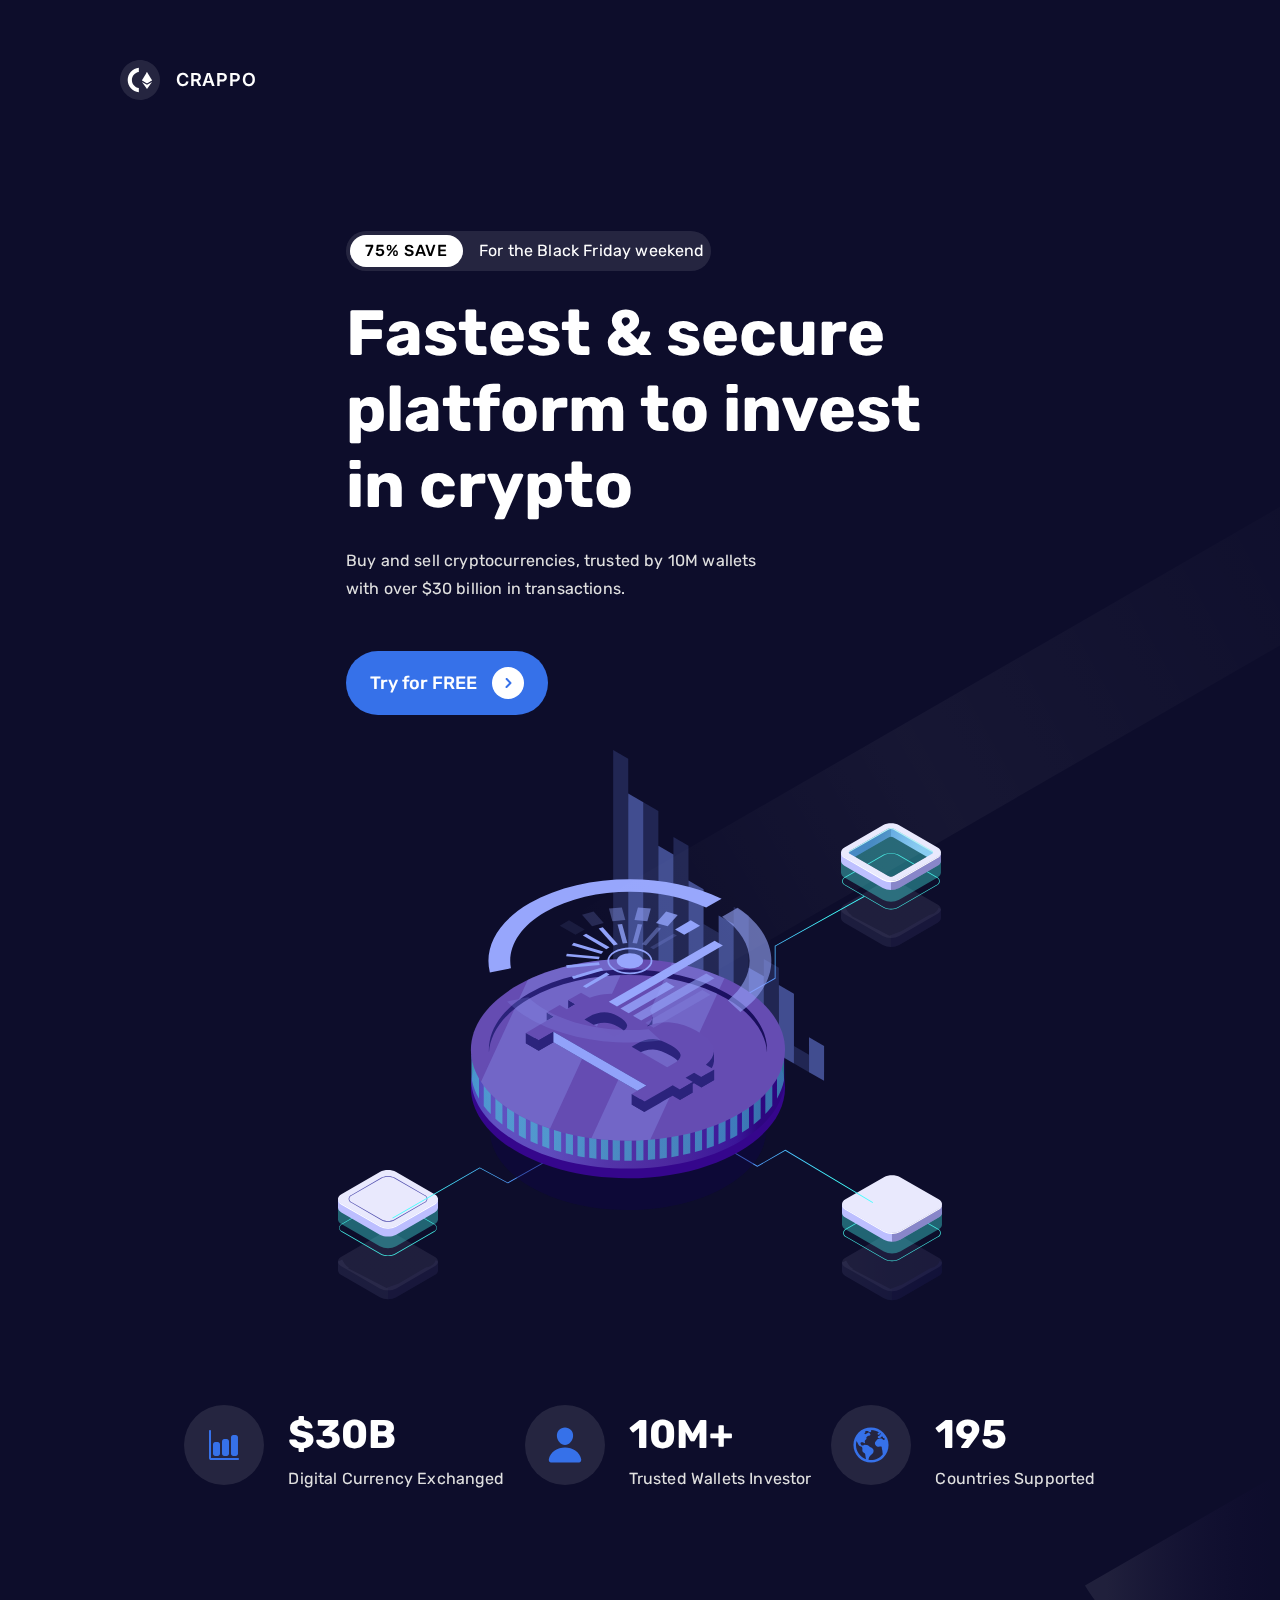
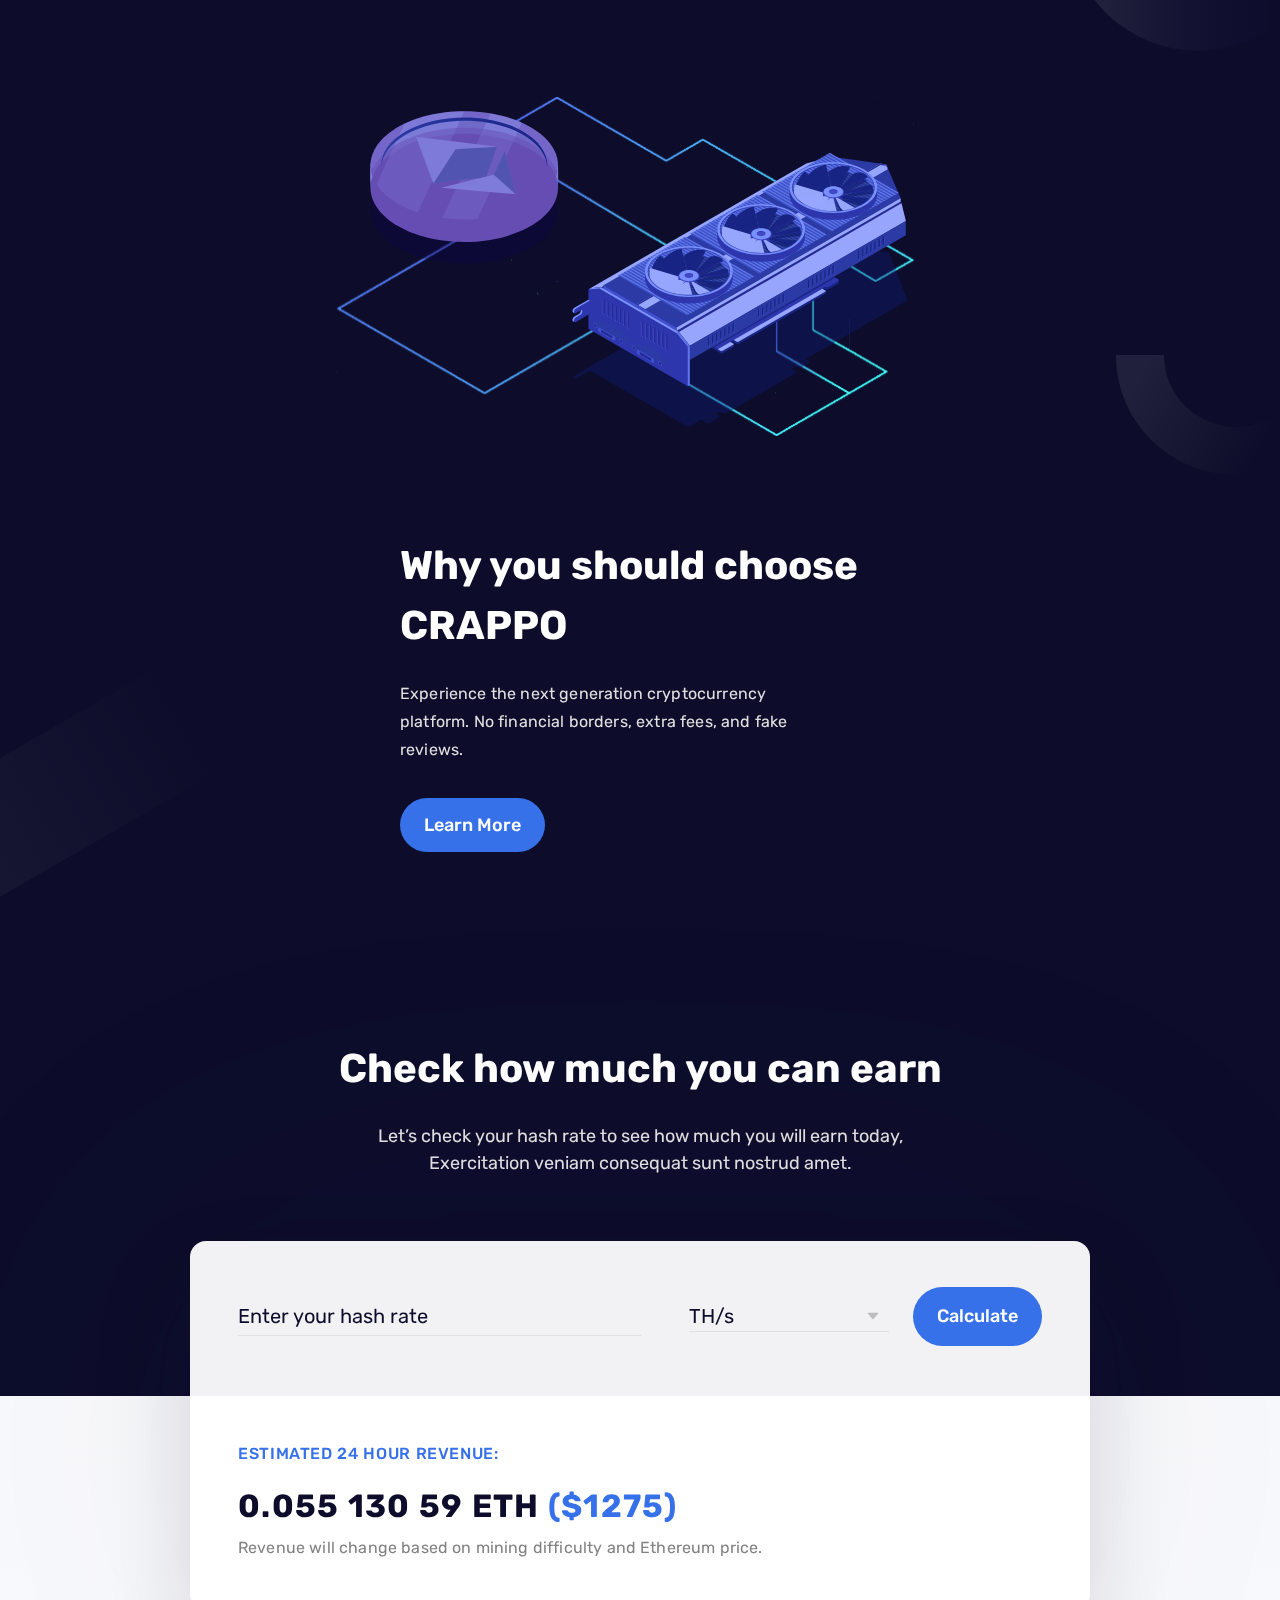
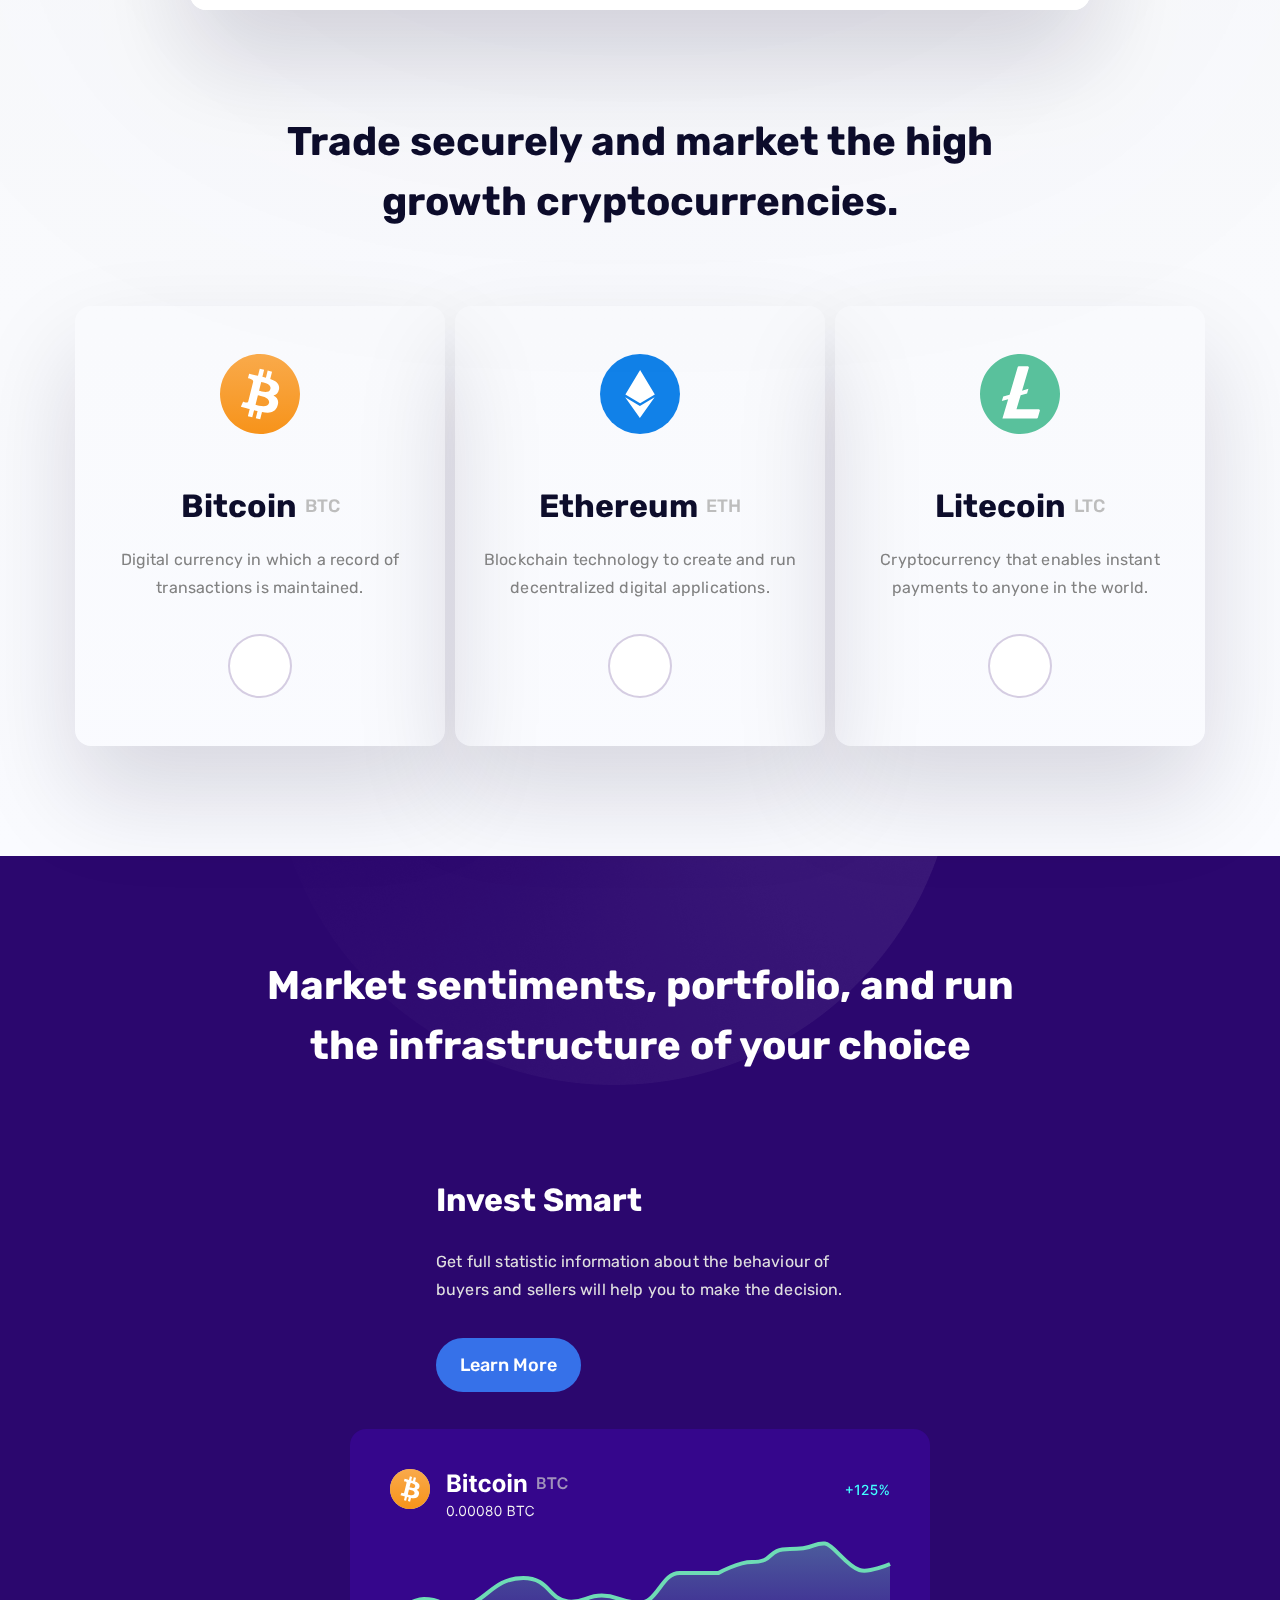
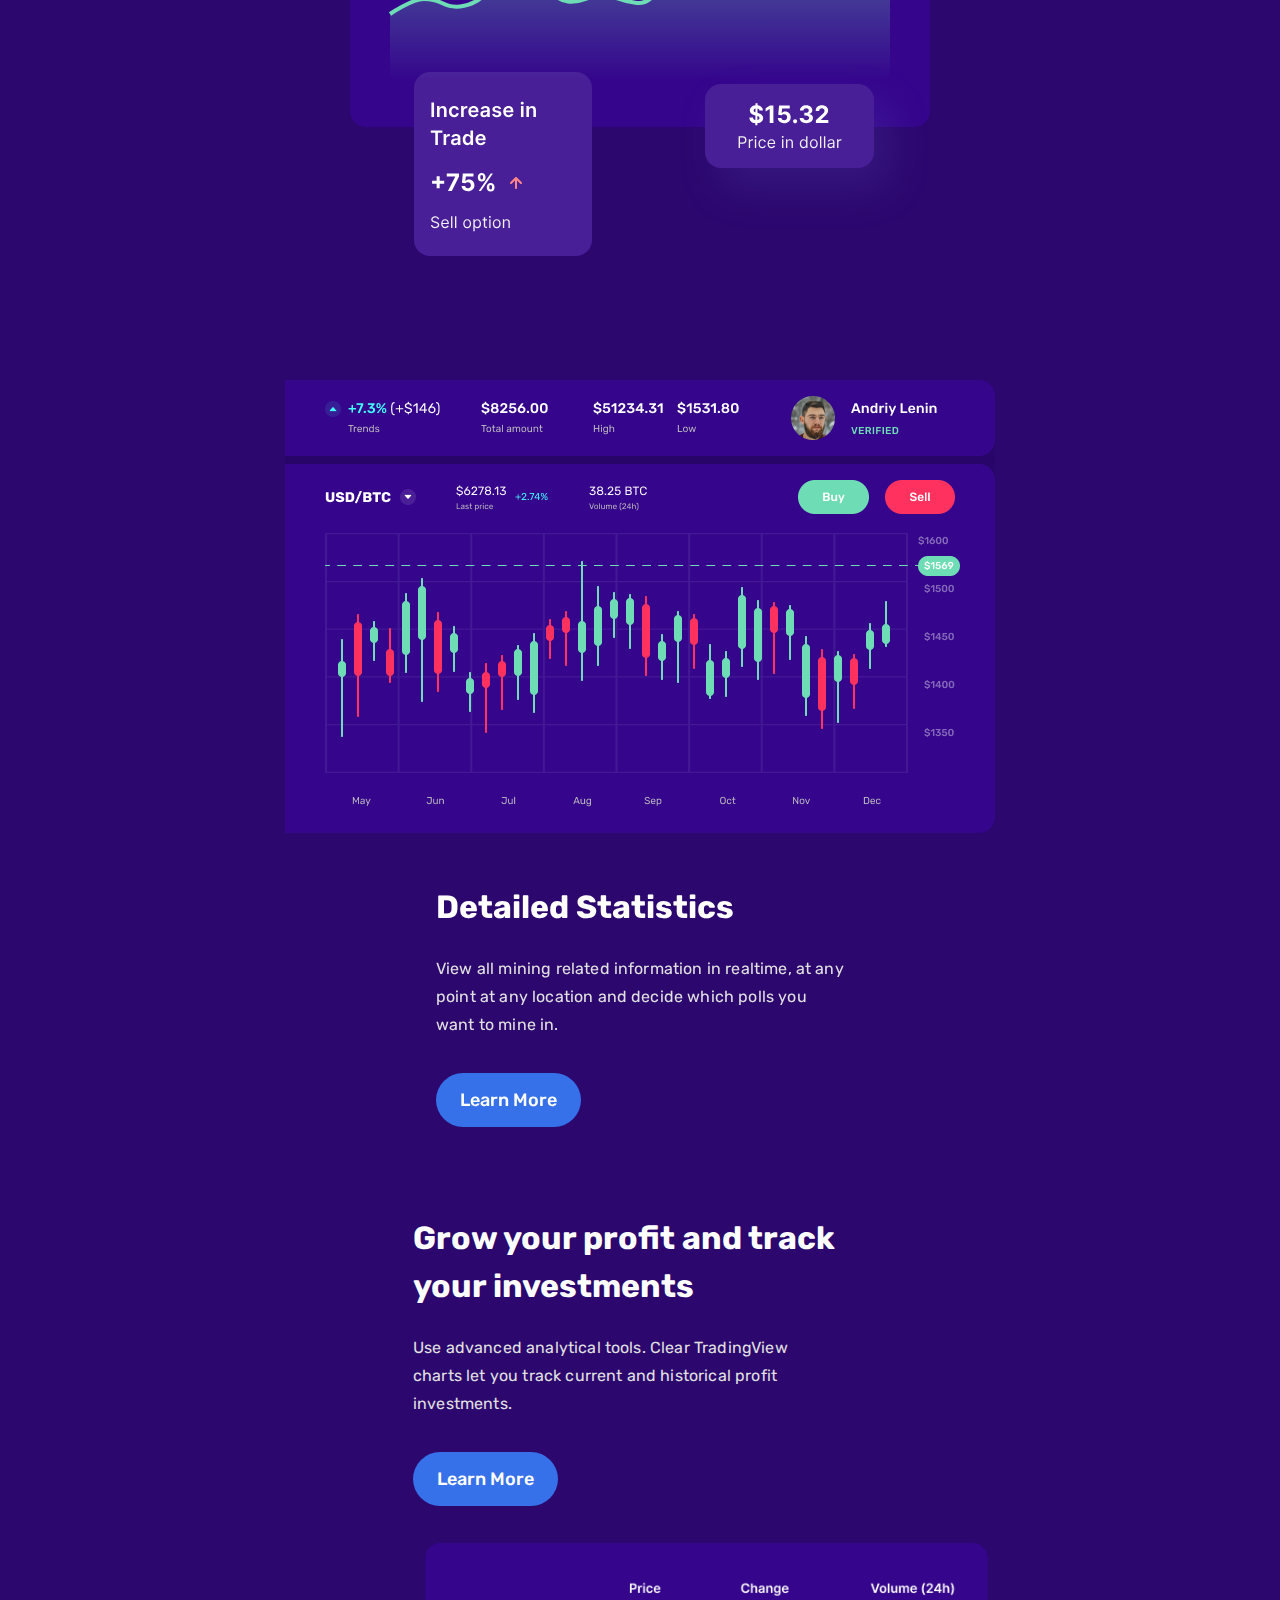
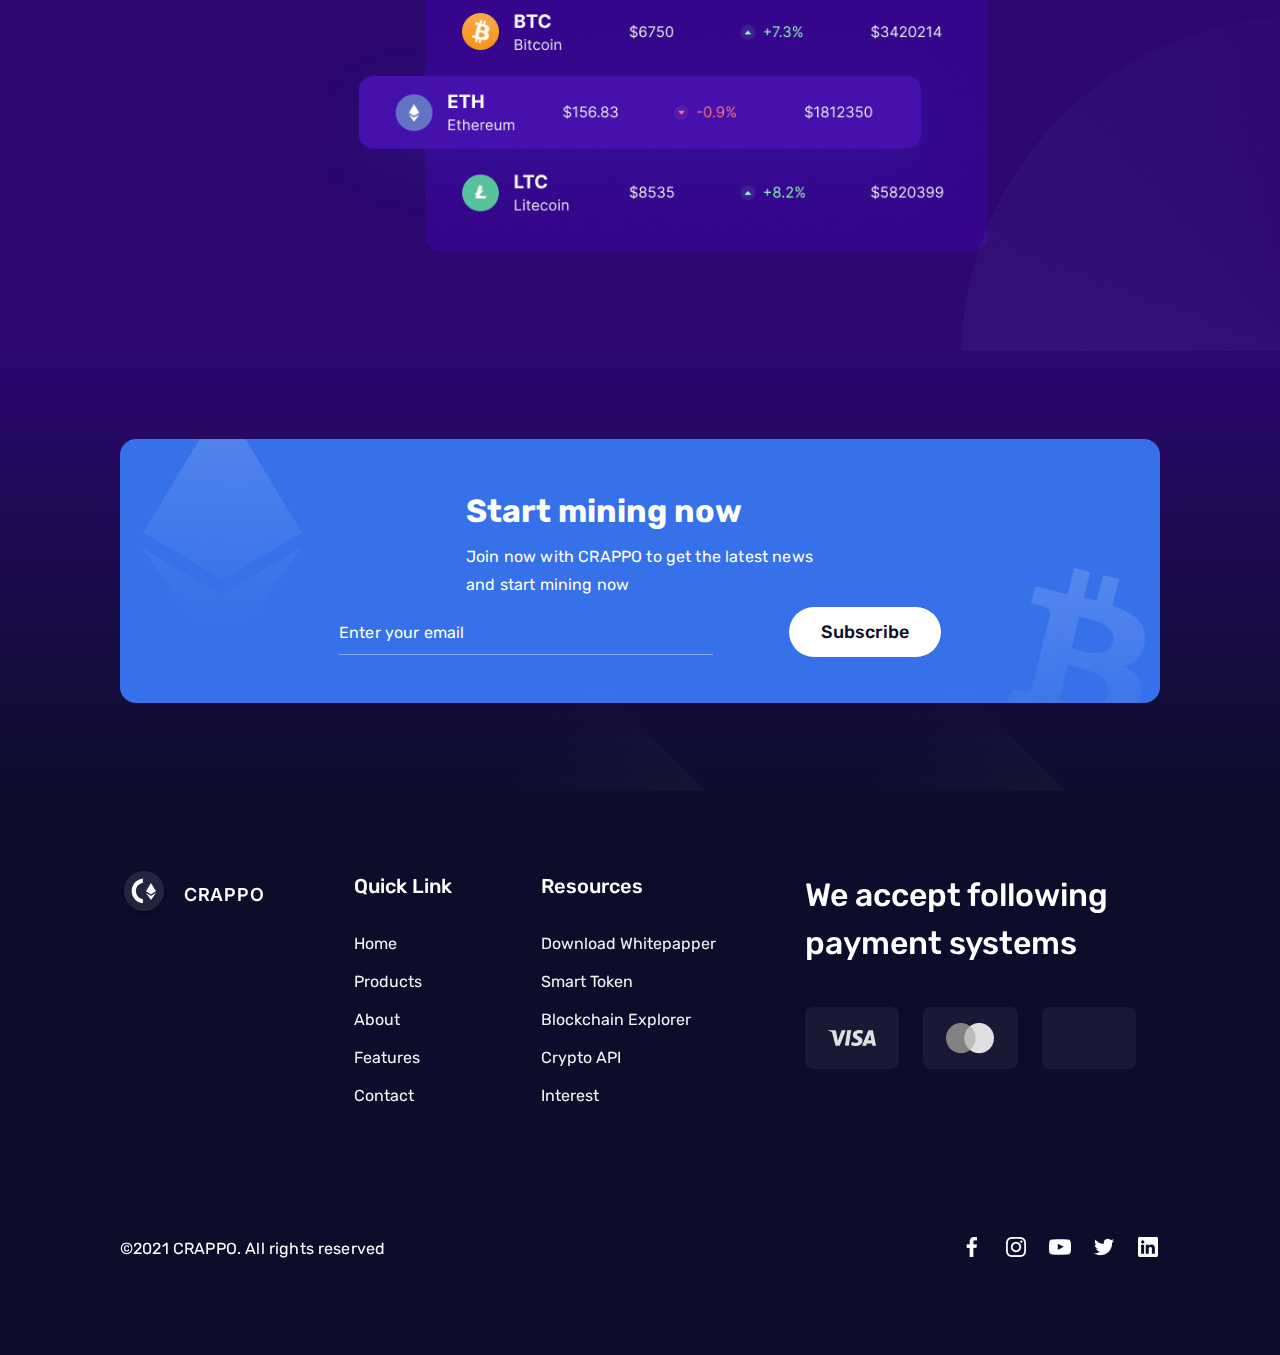
<file: Project3/index.html>
<!DOCTYPE html>
<html>
<head>
	<meta charset="utf-8">
	<meta name="viewport" content="width=device-width, initial-scale=1">
	<title>CRAPPO</title>
	<link rel="stylesheet" type="text/css" href="style.css">
	<link rel="stylesheet" href="https://pro.fontawesome.com/releases/v5.10.0/css/all.css" integrity="sha384-AYmEC3Yw5cVb3ZcuHtOA93w35dYTsvhLPVnYs9eStHfGJvOvKxVfELGroGkvsg+p" crossorigin="anonymous"/>
	<link rel="stylesheet" type="text/css" href="media.css">
</head>
<body>
	<div class="mobile_menu_wrapper">
		<div class="mobile_menu_inner">
			<div class="close_btn_wrapper" onclick="toggleMenu()">
				<i class="fab fa-xing"></i>
			</div>
			<ul class="mobile_menu_inner_content">
				<li>Products</li>
				<li>Features</li>
				<li>About</li>
				<li>Contact</li>
				<li>Login <div class="mobile_menu_decoration"></div><a class="register_mobile_btn">Register</a></li>
			</ul>
		</div>
	</div>
<header>
	<div class="header_container">
		<div class="header_container-logo">
			<img class="logo_img" src="img/Logo.svg">
			<p href="#" class="logo_text">CRAPPO</p>
		</div>
		<nav class="navigation">
			<ul class="navigation_inner">
				<li>Products</li>
				<li>Features</li>
				<li>About</li>
				<li>Contact</li>
				<li>Login</li>
			</ul>
			<div class="decor_line"></div>
			<a class="register_btn">
				Register
			</a>
		</nav>

		<div class="mobile_nav_btn" onclick="toggleMenu()">
			<i class="fas fa-bars"></i>
		</div>
	</div>
</header>

<section class="main_section">

	<div class="main_container">
		<div class="main_container-text_wrapper">
			<div class="main_container-save_wrapper">
				<div class="main_save_wrapper">
					75% SAVE
				</div>
				<p class="save_text">
					For the Black Friday weekend
				</p>
			</div>
			<h1 class="main_h1">Fastest & secure platform to invest in crypto</h1>
			<p class="main_p_text">
				Buy and sell cryptocurrencies, trusted by 10M wallets with over $30 billion in transactions.
			</p>
			<a class="main_try_for_free_btn">
				Try for FREE
				<img class="btn_img" src="img/Arrow Right.svg">
			</a>
		</div>
	 	<div class="main_container-img_wrapper">
	 		<img src="img/Illustration.svg">
	 	</div>
	</div>

<img class="decor_line_one" src="img/1_line.svg"></img>
<img class="decor_line_two" src="img/2_line.svg"></img>
</section>


<section class="choose_section">

	<div class="choose_container">
		

		<div class="choose_card_wrapper">
			<div class="choose_card">
				<div class="choose_card_decor">
					<img src="img/Bar Chart.svg">
				</div>
				<div class="choose_card_text_wrapper">
					<h2 class="card_title">
						$30B
					</h2>
					<p class="choose_card_text">
						Digital Currency Exchanged
					</p>
				</div>
			</div>

			<div class="choose_card">
				<div class="choose_card_decor">
					<img src="img/Person.svg">
				</div>
				<div class="choose_card_text_wrapper">
					<h2 class="card_title">
						10М+
					</h2>
					<p class="choose_card_text">
						Trusted Wallets Investor
					</p>
				</div>
			</div>

			<div class="choose_card">
				<div class="choose_card_decor">
					<img src="img/Earth.svg">
				</div>
				<div class="choose_card_text_wrapper">
					<h2 class="card_title">
						195
					</h2>
					<p class="choose_card_text">
						Countries Supported
					</p>
				</div>
			</div>
		</div>

		<div class="choose_inner_container">
			<img class="choose_inner_img" src="img/Illustrations.svg">
			</img>
			<div class="choose_inner_text_wrapper">
				<h2 class="choose_inner_h2">
					Why you should choose CRAPPO
				</h2>
				<p class="choose_inner_p">
					Experience the next generation cryptocurrency platform. No financial borders, extra fees, and fake reviews.
				</p>
				<a class="learn_more_btn">
					Learn More
				</a>
			</div>
		</div>

	</div>
	<img class="choose_decor_circle" src="img/D.svg">
		
	</img>

	<img class="choose_decor_circle_two" src="img/u.svg">
		
	</img>

	<img class="choose_decor_line_two" src="img/3_line.svg">
		
	</img>
	<img class="choose_decor_line_one" src="img/1_line.svg"></img>
</section>


<section class="check_section">
	<div class="check_container">
		<div class="check_text_wrapper">
			<h2>Check how much you can earn</h2>
			<p>Let’s check your hash rate to see how much you will earn today, <br> Exercitation veniam consequat sunt nostrud amet.</p>
		</div>


		<div class="check_enter_wrapper">
			<div class="check_enter_one_inner">
				<input class="input_enter_hash" type="text" placeholder="Enter your hash rate">
				<select>
  					<option selected>TH/s</option>
  					<option>BTS/s</option>
				</select>
				<a class="check_calc_btn">Calculate</a>
			</div>

			<div class="check_enter_two_inner">
				<h3>
					ESTIMATED 24 HOUR REVENUE:
				</h3>
				<h2>0.055 130 59 ETH <span>($1275)</span></h2>
				<p>Revenue will change based on mining difficulty and Ethereum price.</p>
			</div>
		</div>

	</div>
</section>


<section class="trade_section">
	<div class="trade_container">
		<div class="trade_inner_wrapper">
			<h3 class="trade_inner_h3">
				Trade securely and market the high growth cryptocurrencies.
			</h3>
			<div class="trade_card_wrapper">
				<div class="trade_card one">
					<img class="trade_card_icon" width="80px" src="img/logos_bitcoin.svg"></img>
					<h2 class="trade_card_title">Bitcoin<span>BTC</span>
					</h2>
					<p class="trade_card_text">
						Digital currency in which a record of transactions is maintained.
					</p>

					<div class="trade_btn_wrapper">
						<a class="trade_btn_text">
							Start mining
						</a>
						<div class="trade_btn">
							<i class="fas fa-chevron-right"></i>
						</div>
					</div>
				</div>

				<div class="trade_card">
					<img class="trade_card_icon" width="80px" src="img/Ethereum.svg"></img>
					<h2 class="trade_card_title">Ethereum<span>ETH</span>
					</h2>
					<p class="trade_card_text">
						Blockchain technology to create and run decentralized digital applications.
					</p>
					<div class="trade_btn_wrapper">
						<a class="trade_btn_text">
							Start mining
						</a>
						<div class="trade_btn">
							<i class="fas fa-chevron-right"></i>
						</div>
					</div>
					
				</div>

				<div class="trade_card tree">
					<img class="trade_card_icon" width="80px" src="img/litecoin.svg"></img>
					<h2 class="trade_card_title">Litecoin<span>LTC</span>
					</h2>
					<p class="trade_card_text">
						Cryptocurrency that enables instant payments to anyone in the world.
					</p>

					<div class="trade_btn_wrapper">
						<a class="trade_btn_text">
							Start mining
						</a>
						<div class="trade_btn">
							<i class="fas fa-chevron-right"></i>
						</div>
					</div>
				</div>


			</div>
		</div>
	</div>
</section>


<section class="market_section">
	<div class="market_container">
		<h2 class="market_h2">
			Market sentiments, portfolio, and run the infrastructure of your choice
		</h2>
		<div class="market_content_inner">
			<div class="market_content_one_card">
				<h2 class="market_card_one_h2">
					Invest Smart
				</h2>
				<p class="market_card_one_p">
					Get full statistic information about the behaviour of buyers and sellers will help you to make the decision. 
				</p>
				<a class="market_btn">
					Learn More
				</a>
			</div>

			<div class="market_content_two_card">
				<img class="market_one_img" src="img/Chart.svg">
			</div>

		</div>
		<img class="market_decoration_one" src="img/o.png">
			
		</img>
	</div>
</section>



<section class="markter_two_section">
	<div class="market_two_cpntainer">
		<img class="market_two_img" src="img/Statistic.png"></img>
		<div class="matket_two_text_wrapper">
			<h2 class="market_two_title">
				Detailed Statistics
			</h2>			
			<p class="market_two_text">
				View all mining related information in realtime, at any point at any location and decide which polls you want to mine in.
			</p>
			<a class="market_btn">
					Learn More
			</a>
		</div>
	</div>
</section>

<section class="market_tree_section">
	<div class="market_tree_container">
		<div class="matket_tree_text_wrapper">
			<h2 class="market_tree_title">
				Grow your profit and track your investments
			</h2>

			<p class="market_tree_text">
				Use advanced analytical tools. Clear TradingView charts let you track current and historical profit investments.
			</p>

			<a class="market_btn">
					Learn More
			</a>

		</div>
		<img class="market_tree_img" src="img/Table.png"></img>
	</div>

	<img class="market_tree_decoration" src="img/o1.png">
		
	</img>
</section>

<section class="start_section">
	
	<div class="start_container">
		<div class="start_inner">
			<div class="start_text_wrapper">
				<h2 class="start_title">
					Start mining now
				</h2>
				<p class="start_text">
					Join now with CRAPPO to get the latest news and start mining now
				</p>
			</div>

			<div class="start_content_wrapper">
				<input type="text" placeholder="Enter your email">
				<a class="sub_btn">Subscribe</a>
			</div>

			<img class="start_inner_decoration_one" src="img/eth.png">
				
			</img>

			<img class="start_inner_decoration_two" src="img/btc.png">
				
			</img>

		</div>

		<img class="start_container_decoration_one" src="img/line_4.png"></img>
		<img class="start_container_decoration_two" src="img/line_4.png"></img>

	</div>

</section>


<footer>
	<div class="footer_container">
		<div class="footer_inner">
			<div class="footer_inner_logo_wrapper">
				<img class="footer_logo" src="img/Logo.png"></img>
				<a class="logo_text">CRAPPO</a>
			</div>

			<div class="footer_quick_link">
				<h3 class="footer_quick_title">Quick Link</h3>
				<ul class="footer_quick_list">
					<li>Home</li>
					<li>Products</li>
					<li>About</li>
					<li>Features</li>
					<li>Contact</li>
				</ul>
			</div>

			<div class="footer_resourses_wrapper">
				<h3 class="footer_resourses_title">Resources</h3>
				<ul class="footer_resourses_list">
					<li>Download Whitepapper</li>
					<li>Smart Token</li>
					<li>Blockchain Explorer</li>
					<li>Crypto API</li>
					<li>Interest</li>
				</ul>
			</div>

			<div class="footer_accept_wrapper">
				<h2 class="footer_accept_title">
					We accept following payment systems
				</h2>
				<div class="footer_accept_list">
					<div class="fotter_accept_card"><img src="img/bx_bxl-visa.png"></div>
					<div class="fotter_accept_card"><img src="img/master.png"></div>
					<div class="fotter_accept_card"><i class="fab fa-bitcoin"></i></div>
				</div>
			</div>
		</div>	


		<div class="footer_inner_two">
			<p class="footer_inner_two_text">
				©2021 CRAPPO. All rights reserved
			</p>
			<ul class="footer_inner_two_nav">
				<li><img src="img/facebook-f 1.png"></li>
				<li><img src="img/instagram 1.png"></li>
				<li><img src="img/youtube 1.png"></li>
				<li><img src="img/twitter 1.png"></li>
				<li><img src="img/linkedin 1.png"></li>
			</ul>
		</div>

	</div>
</footer>

</body>

<script type="text/javascript" src="script.js"></script>
</html>
</file>
<file: Project3/style.css>
@import url('https://fonts.googleapis.com/css2?family=Inter:wght@200;400;900&display=swap');
@import url('https://fonts.googleapis.com/css2?family=Inter:wght@200;400;900&family=Rubik&display=swap');
*
{
	padding: 0;
	margin: 0;
	box-sizing: border-box;
}
header
{
	background: #0D0D2B;
	padding-top: 60px;
	padding-left: 120px;
	padding-right: 120px;
}
.header_container
{
	margin: 0 auto;
	width: 100%;
	max-width: 1440px;
	display: flex;
	justify-content: space-between;

}
.header_container-logo
{
	display: flex;
	align-content: center;
}
.logo_text
{
	margin-left: 16px;
	text-decoration: none;
	font-family: Inter;
	font-style: normal;
	font-weight: 600;
	font-size: 18px;
	letter-spacing: 0.04em;
	color: #FFFFFF;
	display: flex;
	align-items: center;
}
.navigation
{
    display: flex;
    align-items: center;
}
.navigation_inner
{
	display: flex;
	list-style: none;
	font-family: Rubik;
	font-style: normal;
	font-weight: normal;
	font-size: 16px;
	line-height: 28px;
	letter-spacing: 0.01em;
	color: #FFFFFF;
}
.navigation_inner li
{
	margin-right: 32px;
	cursor: pointer;
}
.choose_section
{
	overflow: hidden;
	position: relative;
	background: #0D0D2B;
	padding-top: 100px;
	padding-left: 120px;
	padding-right: 120px;
}
.main_section
{
	overflow: hidden;
	position: relative;
	background: #0D0D2B;
	padding-top: 131px;
	padding-left: 120px;
	padding-bottom: 139px;
	padding-right: 120px;
}
.main_container
{
	margin: 0 auto;
	max-width: 1440px;
	width: 100%;
	display: flex;
	justify-content: space-between;
	align-items: center;
}
.main_h1
{
	width: 100%;
	max-width: 588px;
	font-family: Rubik;
	font-style: normal;
	font-weight: bold;
	font-size: 64px;
	line-height: 76px;
	color: #FFFFFF;
	margin-bottom: 24px;
}
.main_p_text
{
	width: 100%;
	max-width: 435px;
	font-family: Rubik;
	font-style: normal;
	font-weight: normal;
	font-size: 16px;
	line-height: 28px;
	letter-spacing: 0.01em;
	color: #E0E0E0;
	margin-bottom: 48px;
}


.main_try_for_free_btn
{
	justify-content: space-between;
	max-width: 202px;
	display: flex;
	align-items: center;
	cursor: pointer;
	padding-top: 16px;
	padding-bottom: 16px;
	padding-left: 24px;
	padding-right: 24px;
	border-radius: 99em;
	font-family: Rubik;
	font-style: normal;
	font-weight: 500;
	font-size: 18px;
	line-height: 150%;
	text-align: center;
	color: #FFFFFF;
	background: #3671E9;

}

.main_container-save_wrapper
{
	display: flex;
	align-items: center;
	width: 100%;
	max-width: 365px;
	margin-bottom: 24px;
	background: rgba(255, 255, 255, 0.1);
	border-radius: 99em;
	padding-top: 4px;
	padding-bottom: 4px;
	padding-left: 4px
}
.main_save_wrapper
{

	display: flex;
	align-items: center;
	justify-content: center;
	width: 113px;
	height: 32px;
	font-family: Rubik;
	font-style: normal;
	font-weight: 500;
	font-size: 16px;
	line-height: 150%;
	letter-spacing: 0.04em;
	text-transform: uppercase;
	background: #fff;
	border-radius: 99em;
}
.save_text
{
	font-family: Rubik;
	font-style: normal;
	font-weight: normal;
	font-size: 16px;
	line-height: 28px;	
	letter-spacing: 0.01em;
	color: #FFFFFF;
	margin-left: 16px;
}
.decor_line
{
	width: 1px;
	height: 24px;
	background: #F2F2F2;
	opacity: 0.3;
	margin-right: 24px;
}
.register_btn
{
	cursor: pointer;
	font-family: Rubik;
	font-style: normal;
	font-weight: 500;
	font-size: 16px;
	line-height: 150%;
	text-align: center;
	color: #FFFFFF;
	padding: 14px 32px;
	background: #3671E9;
	border-radius: 99em;

}

.decor_line_one
{
	position: absolute;
	top: 323px;
	left: 561px;
}
.decor_line_two
{
	position: absolute;
	top: 470px;
	left: 1090px;
}

.choose_card_decor
{
	width: 80px;
	height: 80px;
	border-radius: 50%;
	background: rgba(255, 255, 255, 0.1);
	display: flex;
	align-items: center;
	justify-content: center;
}

.choose_card_wrapper
{
	display: flex;
	justify-content: space-between;
	margin-bottom: 100px;
}
.choose_card_text_wrapper
{
	margin-left: 24px;
}
.choose_container
{
	width: 100%;
	max-width: 1440px;
	margin: 0 auto;
}
.choose_card
{
	display: flex;
}
.card_title
{
	font-family: Rubik;
	font-style: normal;
	font-weight: bold;
	font-size: 40px;
	line-height: 150%;
	color: #FFFFFF;
}
.choose_inner_container
{
	display: flex;
	justify-content: space-between;
	align-items: center;
	margin-bottom: 100px;
}
.choose_card_text
{
	font-family: Rubik;
	font-style: normal;
	font-weight: normal;
	font-size: 16px;
	line-height: 28px;
	letter-spacing: 0.01em;
	color: #E0E0E0;
}
.choose_decor_line_one
{
	position: absolute;
	
    top: -535px;
    left: 559px;

}

.choose_inner_h2
{
	width: 100%;
	max-width: 480px;
	font-family: Rubik;
	font-style: normal;
	font-weight: bold;
	font-size: 40px;
	line-height: 150%;
	margin-bottom: 24px;
	color: #FFFFFF;
}
.choose_inner_p
{
	width: 100%;
	max-width: 408px;
	font-family: Rubik;
	font-style: normal;
	font-weight: normal;
	font-size: 16px;
	line-height: 28px;
	letter-spacing: 0.01em;
	color: #E0E0E0;
	margin-bottom: 48px;
}
.learn_more_btn
{
	font-family: Rubik;
	font-style: normal;
	font-weight: 500;
	font-size: 18px;
	line-height: 150%;
	text-align: center;
	color: #FFFFFF;
	padding: 16px 24px;
	background: #3671E9;
	border-radius: 99em;
	cursor: pointer;
}

.choose_decor_circle
{
	position: absolute;
	top: 100px;
	right: 10px;
}

.choose_decor_circle_two
{
	position: absolute;
	top: 600px;
	right: 10px;
}

.choose_decor_line_two
{
	position: absolute;
	bottom: 0;
	left: 0;
}
.check_section
{
	background: #0D0D2B;
}
.check_container
{
	margin: 0 auto;
	display: flex;
	justify-content: center;
	width: 100%;
	max-width: 1440px;
	padding-top: 100px;
	padding-bottom: 219px;
	position: relative;
}

.check_text_wrapper
{
	text-align: center;
}
.check_text_wrapper h2
{
	font-family: Rubik;
	font-style: normal;
	font-weight: bold;
	font-size: 40px;
	line-height: 150%;
	text-align: center;
	color: #FFFFFF;
	margin-bottom: 24px;
}
.check_text_wrapper p
{
	font-family: Rubik;
	font-style: normal;
	font-weight: normal;
	font-size: 18px;
	line-height: 150%;
	text-align: center;
	color: #E0E0E0;
}


.check_enter_wrapper
{
	position: absolute;
	top: 302px;
	left: 50%;
	transform: translateX(-50%);
	padding-top: 46px;
	padding-left: 48px;
	padding-right: 48px;
	filter: drop-shadow(0px 20px 200px rgba(57, 23, 119, 0.05));
	box-shadow: rgba(17, 12, 46, 0.15) 0px 48px 100px 0px;
	border-radius: 16px;
	background: rgba(255,255,255,0.95);
	padding-bottom: 48px;
}

.input_enter_hash::placeholder
{
	color: #0D0D2B;
}

.input_enter_hash
{
	background: none;
	outline: none;
	border: none;
	border-bottom: 1px solid #E0E0E0;
	font-family: Rubik;
	font-style: normal;
	font-weight: normal;
	font-size: 20px;
	line-height: 150%;
	color: #0D0D2B;
	width: 403px;
	margin-right: 48px;
	height: 38px;

}
.check_enter_one_inner
{
	display: flex;
	padding-bottom: 48px;
	align-items: center;
}
.check_enter_one_inner select
{
	-webkit-appearance: none;
  -moz-appearance: none;
  appearance: none;
	outline: none;
	border: none;
	border-bottom: 1px solid #E0E0E0;
	font-family: Rubik;
	font-style: normal;
	font-weight: normal;
	font-size: 20px;
	line-height: 150%;
	color: #0D0D2B;
	margin-right: 24px;
	width: 200px;
  	background: url("img/Vector.svg") transparent no-repeat calc(100% - 10px) !important; /* Better placement regardless of input width */

}



.check_calc_btn
{
	padding: 16px 24px;
	font-family: Rubik;
	font-style: normal;
	font-weight: 500;
	font-size: 18px;
	line-height: 150%;
	text-align: center;
	color: #FFFFFF;
	background: #3671E9;
	border-radius: 99em;
	cursor: pointer;
}
.check_enter_two_inner
{
	
	padding-top: 48px;
	padding-top: 48px;
	border-bottom: 48px;
}

.check_enter_two_inner h3
{
	font-family: Rubik;
	font-style: normal;
	font-weight: 500;
	font-size: 16px;
	line-height: 150%;
	letter-spacing: 0.04em;
	text-transform: uppercase;
	color: #3671E9;
	margin-bottom: 16px;

}

.check_enter_two_inner h2
{
	font-family: Rubik;
	font-style: normal;
	font-weight: bold;
	font-size: 32px;
	line-height: 150%;
	letter-spacing: 0.04em;
	color: #0D0D2B;
	margin-bottom: 4px;
}

.check_enter_two_inner h2 span
{
	color:  #3671E9;
}
.check_enter_two_inner p
{
	font-family: Rubik;
	font-style: normal;
	font-weight: normal;
	font-size: 16px;
	line-height: 28px;
	letter-spacing: 0.01em;
	color: #828282;
}
.trade_section
{
	background: linear-gradient(180deg, #F8F9FB 0%, #FAFBFF 100%);
}
.trade_container
{

	margin: 0 auto;
	max-width: 1440px;
	width: 100%;
	padding-top: 316px;
	display: flex;
	align-items: center;
	padding-bottom: 100px;
	justify-content: center;
}

.trade_inner_h3
{
	font-family: Rubik;
	font-style: normal;
	font-weight: bold;
	font-size: 40px;
	line-height: 150%;
	text-align: center;
	color: #0D0D2B;
	width: 100%;
	max-width: 741px;
	margin-bottom: 64px;
}
.trade_card_wrapper
{
	display: flex;
	justify-content: space-between;

}
.trade_card
{
	display: flex;
	align-items: center;
	flex-direction: column;
	box-shadow: rgba(17, 12, 46, 0.15) 0px 48px 100px 0px;
	border-radius: 16px;
	padding: 0 24px;
	transition: 1s;
}
.trade_card:hover .trade_card_text
{
	color: #fff;
}
.trade_card:hover .trade_card_title
{
	color: #fff;
}
.trade_btn_wrapper
{
	display: flex;
	align-items: center;
	justify-content: center;
	width: 64px;
	height: 64px;
	margin-bottom: 48px;
	transition: 0.3s;
}
.trade_card:hover .trade_btn_wrapper
{
	padding: 0 24px;
	justify-content: space-between;
	display: flex;
	width: 205px;
	background: #3671E9;
	border-radius: 99em;
}
.trade_card:hover .trade_btn_text
{
	display: block;
	
	animation-name: display_text;
    animation-duration: 1200ms;
    animation-timing-function: ease-in;
	

}

@keyframes display_text 
{
  0% {
   display: block;
  }
  1% {
    opacity: 0;
  },
  50%
  {
  	opacity: 0.2;
  }
  100% {
    opacity: 1;
  }
}

.trade_btn_text
{
	display: none;
	font-family: Rubik;
	font-style: normal;
	font-weight: 500;
	font-size: 18px;
	line-height: 150%;
	text-align: center;
	color: #FFFFFF;

}


.trade_card:hover .trade_btn
{
	/*transform: translateX(30px);*/
	width: 32px;
	height: 32px;
	background: #fff;
	border:  none;
	font-size: 14px;
}

.trade_card:hover
{
	background: #2B076E;
}
.trade_card_icon
{
	margin: 48px 0;

}

.trade_card_title
{
	font-family: Rubik;
	font-style: normal;
	font-weight: bold;
	font-size: 32px;
	line-height: 150%;
	text-align: center;
	color: #0D0D2B;
	margin-bottom: 16px;
	display: flex;
	align-items: center;
	transition: 1s;
}

.trade_card_title span
{
	font-family: Rubik;
	font-style: normal;
	font-weight: 500;
	font-size: 18px;
	line-height: 150%;
	
	text-align: center;
	color: #BDBDBD;
	margin-left: 8px;
}

.trade_card_text
{
	font-family: Rubik;
	font-style: normal;
	font-weight: normal;
	font-size: 16px;
	line-height: 28px;
	text-align: center;
	letter-spacing: 0.01em;
	color: #828282;
	max-width: 322px;
	width: 100%;
	padding-bottom: 32px;
	transition: 1s;
}

.trade_btn
{
	cursor: pointer;
	width: 64px;
	height: 64px;
	background: #fff;
	border-radius: 50%;
	border: 2px solid rgba(43, 7, 110, 0.2);
	display: flex;
	align-items: center;
	justify-content: center;
	color: #3671E9;
	font-size: 25px;
	transition: 1s;
}
.trade_inner_wrapper
{
	display: flex;
	align-items: center;
	flex-direction: column;
}
.trade_card.one
{
	margin-right: 45px;
}
.trade_card.tree
{
	margin-left: 45px;
}
.main_container-img_wrapper img
{
	width: 100%;
	max-width: 604px;
	height: auto;
	object-fit: cover;
}
.choose_inner_img
{
	width: 100%;
	max-width: 650px;
	height: auto;
	object-fit: cover;
}

.market_section
{
	background: #2B076E;
	padding-right: 120px;
	padding-left: 120px;
	overflow: hidden;
}
.market_container
{
	position: relative;
	margin: 0 auto;

	width: 100%;
	max-width: 1440px;
	padding-top: 100px;
	display: flex;
	align-items: center;
	flex-direction: column;	

	padding-bottom: 120px;
}

.market_h2
{
	max-width: 758px;
	width: 100%;
	font-family: Rubik;
	font-style: normal;
	font-weight: bold;
	font-size: 40px;
	line-height: 150%;
	text-align: center;
	color: #FFFFFF;
}
.market_content_inner
{
	display: flex;
	justify-content: space-between;
	margin-top: 100px;
	width: 100%;
	
}
.mobile_nav_btn
{
	display: none;
}
.market_card_one_h2
{
	font-family: Rubik;
	font-style: normal;
	font-weight: bold;
	font-size: 32px;
	line-height: 150%;
	color: #FFFFFF;
	margin-bottom: 24px;
}
.market_card_one_p
{
	max-width: 408px;
	width: 100%;
	font-family: Rubik;
	font-style: normal;
	font-weight: normal;
	font-size: 16px;
	line-height: 28px;	
	letter-spacing: 0.01em;
	color: #E0E0E0;
	margin-bottom: 48px;
}

.market_btn
{
	padding: 16px 24px;
	font-family: Rubik;
	font-style: normal;
	font-weight: 500;
	font-size: 18px;
	line-height: 150%;
	text-align: center;
	color: #FFFFFF;
	background: #3671E9;
	border-radius: 99em;
	cursor: pointer;
}
.market_decoration_one
{
	position: absolute;
	top: 0;
	left: 151px;
}

.markter_two_section
{
	background: #2B076E;
	padding-right: 120px;
    padding-left: 120px;
}
.market_two_cpntainer
{
	margin: 0 auto;
	max-width: 1440px;
	width: 100%;
	display: flex;
	justify-content: space-between;
	align-items: center;
}

.market_two_title
{
	font-family: Rubik;
	font-style: normal;
	font-weight: bold;
	font-size: 32px;
	line-height: 150%;
	color: #FFFFFF;
	margin-bottom: 24px;
}

.market_two_text
{
	font-family: Rubik;
	font-style: normal;
	font-weight: normal;
	font-size: 16px;
	line-height: 28px;
	letter-spacing: 0.01em;
	color: #E0E0E0;
	max-width: 408px;
	width: 100%;
	margin-bottom: 48px;
}

.market_tree_section
{
	background: #2B076E;
	padding-top: 120px;
	padding-bottom: 100px;
	position: relative;
	padding-right: 120px;
    padding-left: 120px;
}

.market_tree_container
{
	margin: 0 auto;
	max-width: 1440px;
	width: 100%;
	display: flex;
	justify-content: space-between;
	align-items: center;
}

.market_tree_title
{
	max-width: 454px;
	width: 100%;
	font-family: Rubik;
	font-style: normal;
	font-weight: bold;
	font-size: 32px;
	line-height: 150%;
	color: #FFFFFF;
	margin-bottom: 24px;
}

.market_tree_text
{
	font-family: Rubik;
	font-style: normal;
	font-weight: normal;
	font-size: 16px;
	line-height: 28px;
	letter-spacing: 0.01em;
	max-width: 408px;
	width: 100%;
	color: #E0E0E0;
	margin-bottom: 48px;
}

.market_tree_decoration
{
	position: absolute;
	bottom: 0;
	right: 0;

}

.start_section	
{
	background: linear-gradient(180deg, #2B076E 0%, #0D0D2B 100%);
	padding-top: 88px;
	padding-bottom: 88px;
	padding-right: 120px;
    padding-left: 120px;
    overflow: hidden;
}

.start_container
{
	margin: 0 auto;
	max-width: 1440px;
	width: 100%;
	position: relative;
	
}

.start_inner
{
	display: flex;
	justify-content: space-between;
	background: #3671E9;
	border-radius: 16px;
	padding: 48px;
	align-items: center;
}

.start_title
{
	font-family: Rubik;
	font-style: normal;
	font-weight: bold;
	font-size: 32px;
	line-height: 150%;
	color: #FFFFFF;
	max-width: 501px;
	width: 100%;
	margin-bottom: 8px;
}
.start_text
{
	font-family: Rubik;
	font-style: normal;
	font-weight: normal;
	font-size: 16px;
	line-height: 28px;
	letter-spacing: 0.01em;
	color: #FFFFFF;
	max-width: 348px;
	width: 100%;
}

.start_content_wrapper input
{
	width: 374px;
	outline: none;
	background: none;
	font-family: Rubik;
	font-style: normal;
	font-weight: normal;
	font-size: 16px;
	line-height: 28px;
	letter-spacing: 0.01em;
	color: #FFFFFF;
	border: none;
	border-bottom: 1px solid rgba(255, 255, 255, 0.4);
	padding-bottom: 7px;
	position: relative;
	z-index: 1;
}

.start_content_wrapper input::placeholder
{
	font-family: Rubik;
	font-style: normal;
	font-weight: normal;
	font-size: 16px;
	line-height: 28px;
	letter-spacing: 0.01em;
	color: #FFFFFF;

}
.start_inner
{
	position: relative;
}

.sub_btn
{
	position: relative;
	margin-left: 72px;
	padding: 14px 32px;
	font-family: Rubik;
	font-style: normal;
	font-weight: 500;
	font-size: 18px;
	line-height: 150%;
	text-align: center;
	color: #0D0D2B;
	border-radius: 99em;
	background: #fff;
	cursor: pointer;
	z-index: 1;
}

.start_inner_decoration_one
{
	position: absolute;
	left: 22px;
	top: 0;

}

.start_inner_decoration_two
{
	position: absolute;
	bottom: 0;
	z-index: 0;
	right: 15px;
}

.start_container_decoration_one
{
	position: absolute;
	left: 35px;
	bottom: -88px;
	z-index: 0;
}

.start_container_decoration_two
{
	position: absolute;
	left: 395px;
	bottom: -88px;

}

footer
{
	background: #0D0D2B;
}

.footer_container
{
	margin: 0 auto;
	max-width: 1440px;
	width: 100%;
	padding-top: 80px;
	padding-left: 120px;
	padding-right: 120px;

}

.footer_inner
{
	display: flex;
	width: 100%;
	justify-content: space-between;
	align-items: flex-start;
	padding-bottom: 120px;
}

.logo_text
{
	font-family: Inter;
	font-style: normal;
	font-weight: 600;
	font-size: 18px;
	line-height: 22px;
	letter-spacing: 0.04em;
	color: #FFFFFF;
	margin-left: 16px;
}
.footer_inner_logo_wrapper
{
	display: flex;
	align-items: center;
}

.footer_quick_title
{
	font-family: Rubik;
	font-style: normal;
	font-weight: 500;
	font-size: 20px;
	line-height: 150%;
	color: #FFFFFF;
	max-width: 200px;
	width: 100%;
	margin-bottom: 24px;
}

.footer_container ul
{
	list-style: none;
	max-width: 200px;
	width: 100%;
}

.footer_resourses_title
{
	font-family: Rubik;
	font-style: normal;
	font-weight: 500;
	font-size: 20px;
	line-height: 150%;
	color: #FFFFFF;
	max-width: 200px;
	width: 100%;
	margin-bottom: 24px;
}

.footer_container ul li
{
	
	font-family: Rubik;
	font-style: normal;
	font-weight: normal;
	font-size: 16px;
	line-height: 38px;
	color: #F2F2F2;
}

.footer_accept_title
{
	max-width: 355px;
	margin-bottom: 40px;
	font-family: Rubik;
	font-style: normal;
	font-weight: 500;
	font-size: 32px;
	line-height: 150%;
	color: #FFFFFF;
}

.footer_accept_list
{
	list-style: none;
	max-width: 355px;
	width: 100%;
	display: flex;

}

.fotter_accept_card
{
	width: 96px;
	height: 62px;
	background: rgba(255,255,255,0.05);
	border-radius: 8px;
	margin-right: 24px;
	display: flex;
	align-items: center;
	justify-content: center;
	font-size: 36px;
	color: rgba(255,255,255,0.7);

}

.footer_inner_two
{
	width: 100%;
	display: flex;
	justify-content: space-between;
	padding-bottom: 82px;
}

.footer_inner_two_text
{
	font-family: Rubik;
	font-style: normal;
	font-weight: normal;
	font-size: 16px;
	line-height: 28px;
	letter-spacing: 0.01em;
	color: #FFFFFF;

}

.footer_inner_two_nav
{
	max-width: 248px;
	width: 100%;
	display: flex;
	justify-content: space-between;
}

.market_two_img
{
	width: 100%;
	max-width: 710px;
	height: auto;
}

.market_tree_img
{
	width: 100%;
	max-width: 710px;
	height: auto;
}

.market_one_img
{
	width: 100%;
	max-width: 710px;
	height: auto;
}

.mobile_menu_wrapper
{
	display: none;
}
</file>
<file: Project3/media.css>
@media screen and (max-width: 1320px)
{
	.navigation
	{
		display: none;
	}
	.main_container 
	{
    	flex-direction: column;
		
	}
	.choose_decor_line_one
	{
		display: none;
	}
	.choose_inner_container
	{
		flex-direction: column;
	}
	.choose_card_wrapper
	{
		flex-wrap: wrap;
		align-items: center;
		justify-content: center;
		margin-bottom: 50px;
	}
	.choose_inner_img
	{
		margin-bottom: 100px;
	}
	.choose_card
	{
		margin-bottom: 20px;
		padding-left: 10px;
		padding-right: 10px;
	}
	.main_section
	{
		padding-bottom: 50px;
	}
	.choose_section
	{
		padding-top: 50px;
	}
	.trade_card_wrapper
	{
		flex-wrap: wrap;
		align-items: center;
		justify-content: center;
	}
	.trade_card
	{
		margin: 10px;
	}
	.trade_card.one
	{
		margin-right: 0px;
	}


	.trade_card.tree 
	{
	    margin-left: 0px;
	}
	.market_content_inner
	{
		flex-direction: column;
		align-items: center;
	}
	.market_content_one_card
	{
		margin-bottom: 50px;
	}

	.market_two_cpntainer
	{
		flex-direction: column;
		align-items: center;
	}
	.market_two_img
	{
		margin-bottom: 50px;
	}
	.matket_two_text_wrapper
	{
		margin-bottom: 50px;
	}
	.market_tree_container
	{
		flex-direction: column;
		align-items: center;
	}
	.matket_tree_text_wrapper
	{
		margin-bottom: 50px;
	}
	.start_inner
	{
		flex-direction: column;
	}
	.start_text_wrapper
	{
		margin-bottom: 20px;
	}
	.market_tree_section
	{
		padding-top: 50px;
	}

	.mobile_nav_btn
	{
		display: block;
		color: #fff;
		font-size: 36px;
		cursor: pointer;
	}

	.mobile_menu_wrapper
	{
		display: block;
		position: fixed;
		top: 0;
		left: 0;
		height: 0px;
		width: 100%;
		opacity: 0;
		z-index: -100;
		transition: 1s;
	}

	.mobile_menu_wrapper.active
	{
		visibility: visible;
		opacity: 1;
		position: fixed;
		width: 100%;
		height: 100vh;
		background: #0D0D2B;;
		top: 0;
		left: 0;
		z-index: 10;
		transition:0.5s;
		
	}

	.mobile_menu_inner
	{
		width: 100%;
		height: 100%;
		display: flex;
		align-items: center;
		justify-content: center;
	}
	.close_btn_wrapper
	{
		position: absolute;
		top: 50px;
		right: 50px;
		color: #fff;
		font-size: 36px;
		cursor: pointer;
	}
	.mobile_menu_inner_content
	{
		max-width: 500px;
		width: 100%;
		display: flex;
		flex-direction: column;
		list-style: none;
		color: #fff;
		font-family: Rubik;
		font-style: normal;
		font-weight: normal;
		font-size: 24px;
		line-height: 28px;
		letter-spacing: 0.01em;
		color: #FFFFFF;
		align-items: center;
	}
	.mobile_menu_inner_content li:last-child
	{
		display: flex;
		flex-direction: row;
		align-items: center;
	}
	.mobile_menu_inner_content li
	{
		cursor: pointer;
		margin-bottom: 30px;
	}

	.register_mobile_btn
	{
		padding: 16px 24px;
		border-radius: 99em;
		background: #3671E9;
		margin-left: 24px;
	}
	.mobile_menu_decoration
	{
		height: 24px;
		width: 1px;
		background: #F2F2F2;
		margin-left: 24px;
	}
}

@media screen and (max-width: 980px)
{
	.input_enter_hash
	{
		width: 150px;
	}
	.check_enter_one_inner select
	{
		width: 90px;
	}
	.footer_inner
	{
		flex-wrap: wrap;
	}
	.footer_quick_link
	{
		margin-bottom: 30px;
		margin-right: 20px;
	}
	.footer_resourses_wrapper
	{
		margin-bottom: 30px;
		margin-right: 20px;
	}
	.footer_inner_logo_wrapper
	{
		margin-right: 20px;
	}
	.footer_inner_two
	{
		flex-direction: column;
		align-items: center;
		justify-content: center;
	}
	.footer_inner_two_text
	{
		margin-bottom: 20px;
	}
	.start_content_wrapper
	{
		display: flex;
		flex-direction: column;
		align-items: center;
	}

	.sub_btn
	{
		margin-left: 0;
	}

	.start_content_wrapper input
	{
		margin-bottom: 20px;
	}
}

@media screen and (max-width: 768px)
{
	.start_content_wrapper input
	{
		width: 250px;
	}
}

@media screen and (max-width: 576px)
{
	header 
	{
   
    padding-top: 60px;
    padding-left: 30px;
    padding-right: 30px;
	}
	.main_section 
	{
    
    padding-top: 50px;
    padding-left: 30px;
    padding-bottom: 30px;
    padding-right: 30px;
	}

	.choose_section
	{
		padding-top: 50px;
    	padding-left: 30px;
    	padding-bottom: 30px;
    	padding-right: 30px;
	}
	
	.check_container
	{
		padding-top: 30px;
		padding-left: 30px;
   
    	padding-right: 30px;
	}
	.main_container-text_wrapper
	{
		margin-bottom: 20px;
	}
	.main_h1
	{
		font-size: 50px;
	}
	.market_section
	{
    	padding-left: 30px;
    	padding-right: 30px;
	}
	.markter_two_section
	{
		padding-left: 30px;
    	padding-right: 30px;
	}
	.main_save_wrapper
	{
		width: 75px;
		font-size: 11px;
	}
	.market_tree_section
	{
		padding-left: 30px;
    	padding-right: 30px;
	}
	.start_section
	{
		padding-left: 30px;
    	padding-right: 30px;
	}
	.footer_container
	{
		padding-left: 30px;
    	padding-right: 30px;
	}

	.check_enter_one_inner
	{
		display: flex;
		flex-direction: column;
		padding-bottom: 5px;
		align-items: center;
		justify-content: center;
		margin-bottom: 10px;
	}

	.check_enter_one_inner select
	{
		margin-right: 0px;
		margin-bottom: 10px;
	}
	
	.input_enter_hash
	{
		margin-right: 0px;
	}

	.check_enter_two_inner
	{
		padding-top: 5px;
	}
	.check_enter_wrapper
	{
		padding-left: 24px;
		padding-right: 24px;
	}
	.check_enter_two_inner h2
	{
		width: 300px;
	}
	
}
</file>
